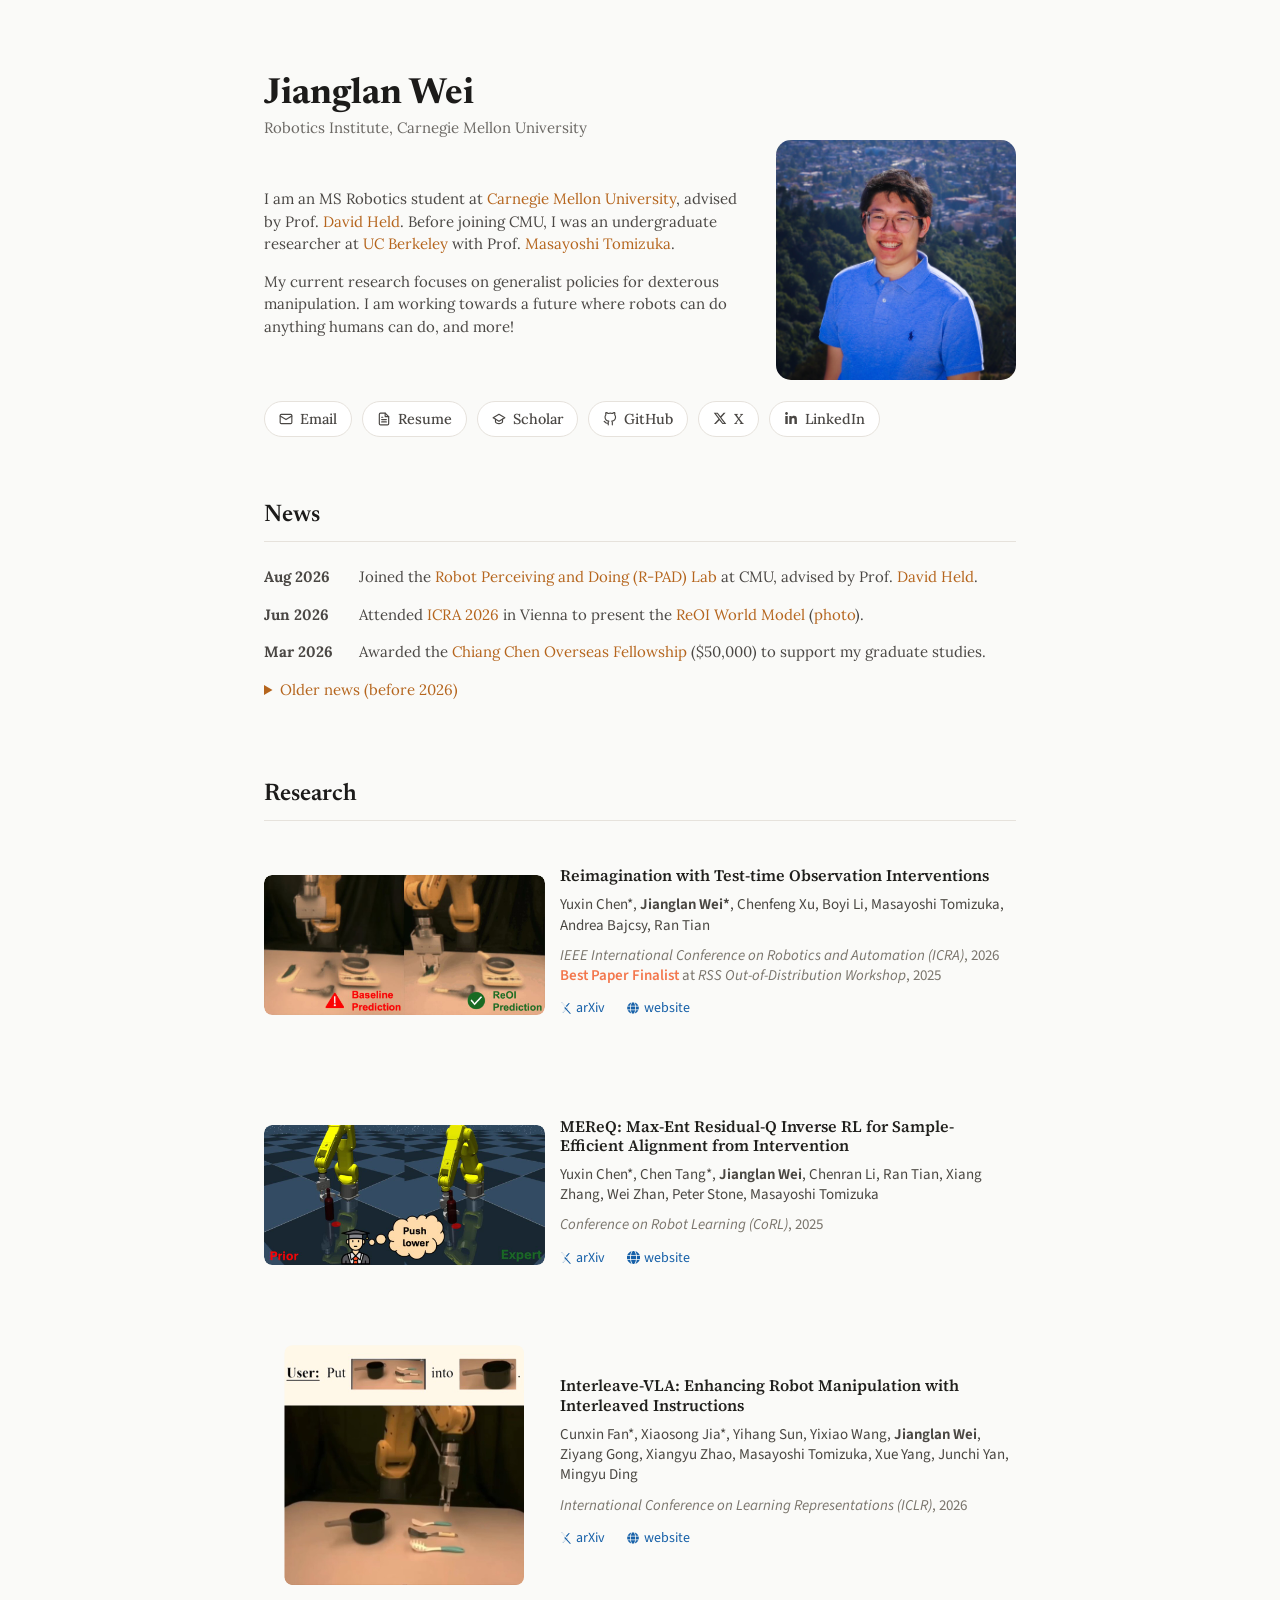
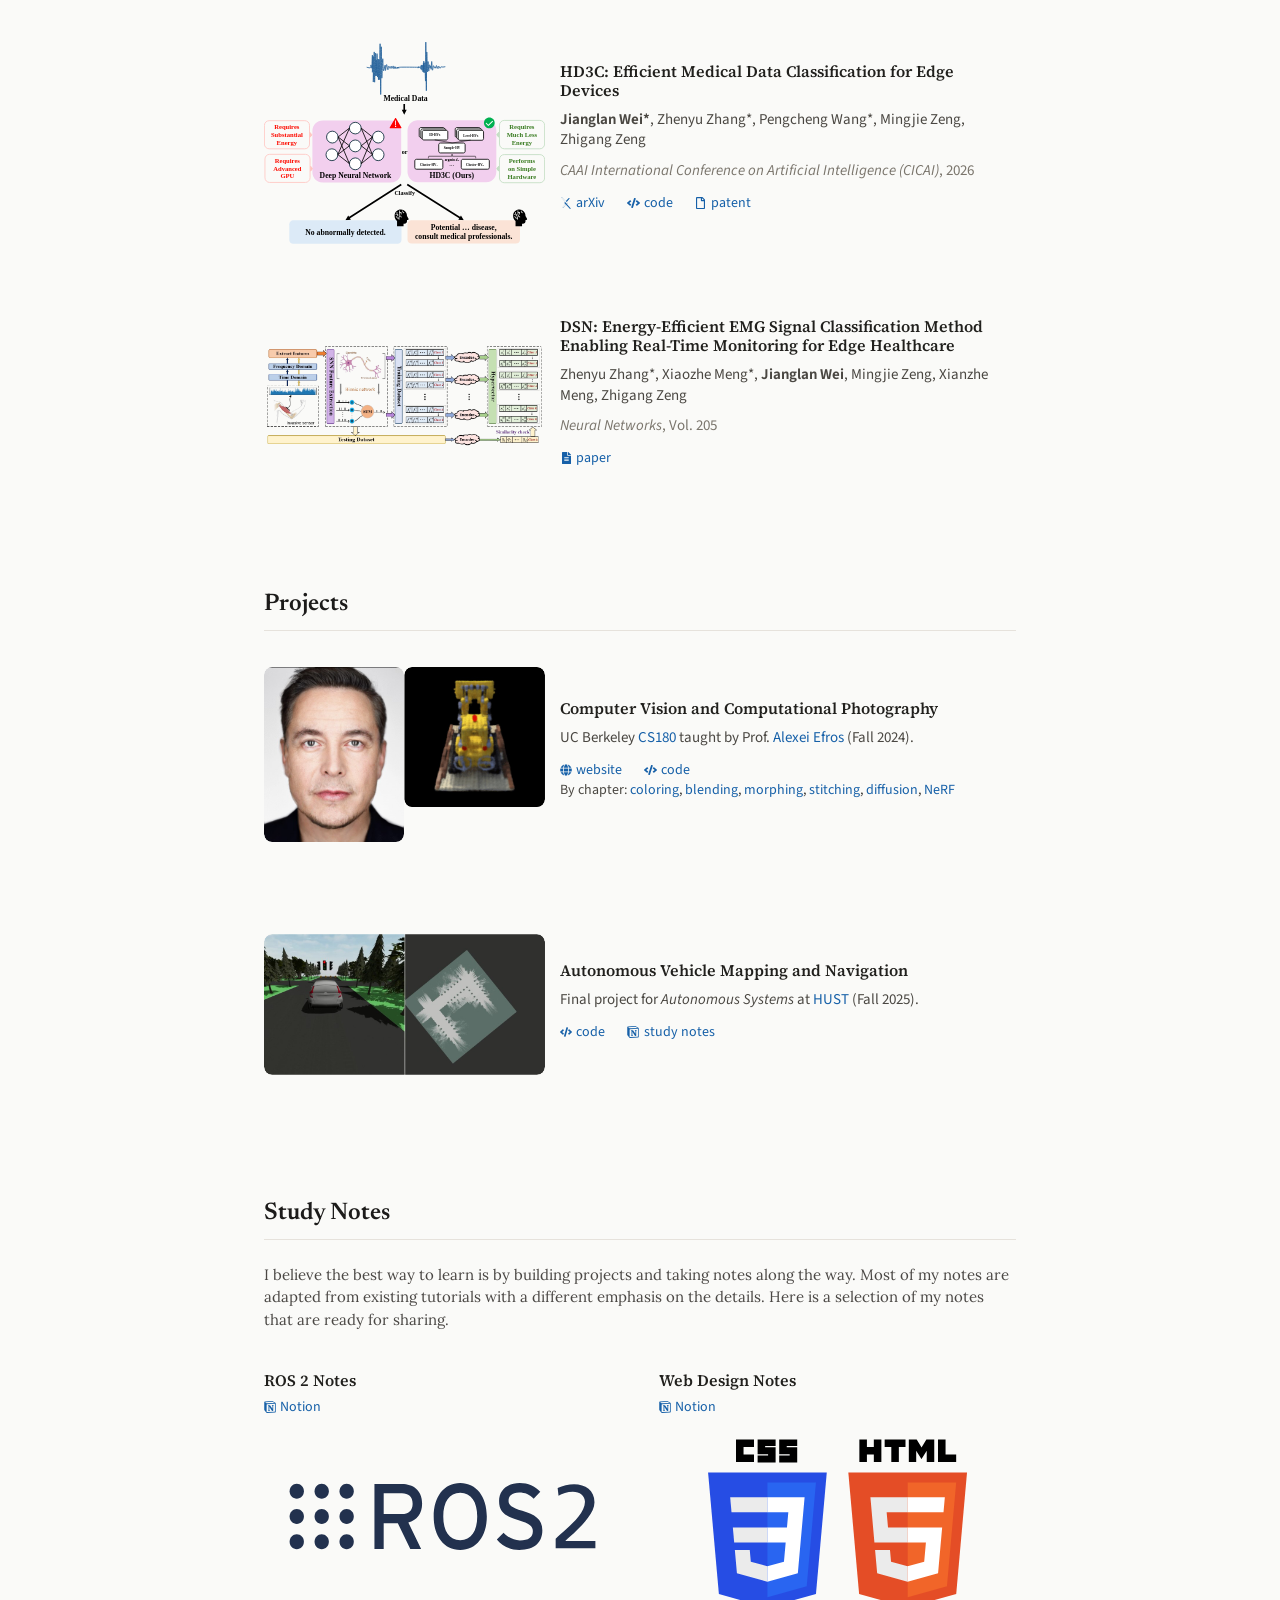
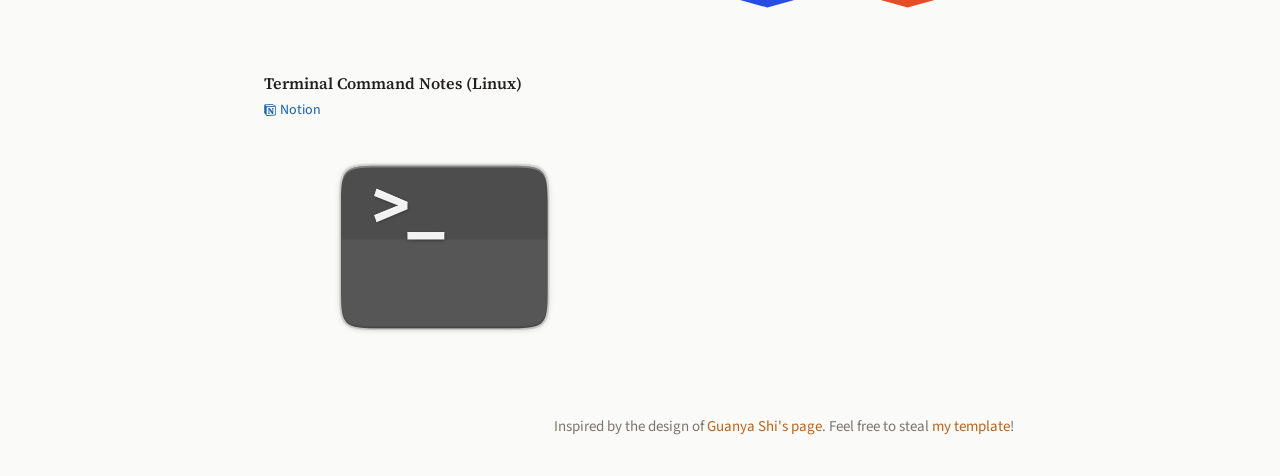
<file: index.html>
<!DOCTYPE HTML>
<html lang="en">
  <head>

    <title>Jianglan Wei</title>

    <!-- Favicon -->
    <link rel="icon" type="image/svg+xml" href="/assets/favicon/favicon.svg" />
    <link rel="icon" type="image/png" href="/assets/favicon/favicon-96x96.png" sizes="96x96" />
    <link rel="shortcut icon" href="/assets/favicon/favicon.ico" />
    <link rel="apple-touch-icon" sizes="512x512" href="/assets/favicon/apple-touch-icon.png" />
    <link rel="manifest" href="/assets/favicon/site.webmanifest" />

    <!-- Meta -->
    <meta charset="UTF-8">
    <meta name="author" content="Jianglan Wei">
    <meta name="viewport" content="width=device-width, initial-scale=1.0">
    <meta description="Jianglan Wei is an MS Robotics student at Carnegie Mellon University. His research focuses on dexterous manipulation.">
    
    <!-- Open Graph Tags -->
    <meta property="og:title" content="Jianglan Wei | Carnegie Mellon Robotics Institute">
    <meta property="og:description" content="Jianglan Wei is an MS Robotics student at Carnegie Mellon University. His research focuses on robot learning.">
    <meta property="og:image" content="https://jianglanwei.com/assets/media/JianglanWei-1024x1024.jpg">
    <meta property="og:url" content="https://jianglanwei.com">
    <meta property="og:type" content="website">

    <!-- The Canonical Link -->
    <link rel="canonical" href="https://jianglanwei.com/">

    <!-- Preload Fonts (variable files include regular and bold weights) -->
    <link rel="preload" href="/assets/fonts/Lora/Lora-VariableFont_wght.ttf" as="font" type="font/ttf" crossorigin>
    <link rel="preload" href="/assets/fonts/Lora/Lora-Italic-VariableFont_wght.ttf" as="font" type="font/ttf" crossorigin>
    <link rel="preload" href="/assets/fonts/Newsreader/Newsreader-VariableFont_opsz,wght.ttf" as="font" type="font/ttf" crossorigin>
    <link rel="preload" href="/assets/fonts/Newsreader/Newsreader-Italic-VariableFont_opsz,wght.ttf" as="font" type="font/ttf" crossorigin>
    <link rel="preload" href="/assets/fonts/SourceSans3/SourceSans3-Variable.ttf" as="font" type="font/ttf" crossorigin>
    <link rel="preload" href="/assets/fonts/SourceSans3/SourceSans3-Italic-Variable.ttf" as="font" type="font/ttf" crossorigin>
    <link rel="preload" href="/assets/fonts/SourceSerif4/SourceSerif4-Variable.ttf" as="font" type="font/ttf" crossorigin>

    <!-- Preload Video Posters -->
    <link rel="preload" href="/assets/media/ReOI-960x480.jpg" as="image">
    <link rel="preload" href="/assets/media/InterleaveVLA-480x480.jpg" as="image">
    <link rel="preload" href="/assets/media/MEReQ-960x480.jpg" as="image">
    <link rel="preload" href="/assets/media/CS180-Morph-384x480.jpg" as="image">
    <link rel="preload" href="/assets/media/CS180-NeRF-480x480.jpg" as="image">
    <link rel="preload" href="/assets/media/SLAM-960x480.jpg" as="image">

    <!-- StyleSheet -->
    <link rel="stylesheet" type="text/css" href="/assets/css/fonts.css">
    <link rel="stylesheet" type="text/css" href="/assets/css/styles.css">
    
    <!-- JavaScript -->
    <script src="/assets/javascript/lazy-video.js"></script>
  </head>

  <body>
    <!-- Name and Affiliation -->
    <header>
      <h1>Jianglan Wei</h1>
      <div>Robotics Institute, Carnegie Mellon University</div>
    </header>

    <!-- Biography and Profile Picture -->
    <section class="bio">
      <div>
        <p>
          I am an MS Robotics student at <a href="https://cmu.edu">Carnegie Mellon University</a>,
          advised by Prof. <a href="https://davheld.github.io">David Held</a>. 
          Before joining CMU, I was an undergraduate researcher at <a href="https://berkeley.edu">UC Berkeley</a>
          with Prof. <a href="https://me.berkeley.edu/people/masayoshi-tomizuka/">Masayoshi Tomizuka</a>.
        </p>

        <p>
          My current research focuses on generalist policies for dexterous manipulation.
          I am working towards a future where robots can do anything humans can do, and more!
        </p>
      </div>

      <!-- Profile Picture -->
      <figure>
        <img src="assets/media/JianglanWei-1024x1024.jpg" alt="Jianglan Wei Profile Picture">
      </figure>
    </section>

    <!-- Links -->
    <nav class="profile-links" aria-label="Profile links">
      <a class="button" href="mailto:jianglan@cmu.edu">
        <span style="--icon: url('/assets/icons/email.svg')" aria-hidden="true"></span>
        Email
      </a>
      <a class="button" href="/assets/resume/JianglanWei-CV.pdf">
        <span style="--icon: url('/assets/icons/resume.svg')" aria-hidden="true"></span>
        Resume
      </a>
      <a class="button" href="https://scholar.google.com/citations?user=ZP4ETh0AAAAJ">
        <span style="--icon: url('/assets/icons/scholar.svg')" aria-hidden="true"></span>
        Scholar
      </a>
      <a class="button" href="https://github.com/jianglanwei/">
        <span style="--icon: url('/assets/icons/github.svg')" aria-hidden="true"></span>
        GitHub
      </a>
      <a class="button" href="https://x.com/intent/follow?screen_name=jianglanwei">
        <span style="--icon: url('/assets/icons/x.svg')" aria-hidden="true"></span>
        X
      </a>
      <a class="button" href="https://www.linkedin.com/in/jianglanwei/">
        <span style="--icon: url('/assets/icons/linkedin.svg?v=2')" aria-hidden="true"></span>
        LinkedIn
      </a>
    </nav>

    <!-- News -->
    <section>
      <h2>News</h2>

      <div class="news-item">
        <time datetime="2026-08">Aug 2026</time>
        <p>
          Joined the <a href="https://r-pad.github.io/">Robot Perceiving and Doing (R-PAD) Lab</a> at CMU, advised by Prof. <a href="https://davheld.github.io">David Held</a>. 
        </p>
      </div>

      <div class="news-item">
        <time datetime="2026-06">Jun 2026</time>
        <p>
          Attended <a href="https://2026.ieee-icra.org/">ICRA 2026</a> in Vienna to present the <a href="https://re-oi.github.io">ReOI World Model</a> 
          (<a href="/assets/media/Me@ICRA2026-4096x3072.jpg">photo</a>).
        </p>
      </div>

      <div class="news-item">
        <time datetime="2026-03">Mar 2026</time>
        <p>
          Awarded the <a href="https://www.ccicf.org.hk/en/scholarships/fellowship_b_04/">Chiang Chen Overseas Fellowship</a> ($50,000) to support my graduate studies.
        </p>
      </div>

      <details class="news-archive">
        <summary>Older news (before 2026)</summary>

        <div class="news-item">
          <time datetime="2025-10">Oct 2025</time>
          <p>
            Attended <a href="https://2025.corl.org/">CoRL 2025</a> in Seoul to present <a href="https://sites.google.com/view/mereq/home">MEReQ</a>
            (<a href="assets/media/Me@CoRL2025-1536x2048.jpg">photo</a>).
          </p>
        </div>

        <div class="news-item">
          <time datetime="2025-05">May 2025</time>
          <p>
            Invited to deliver the student address at the <a href="https://extension.berkeley.edu/international/academic/berkeley-global-access/">Berkeley Global Access</a> closing ceremony.
          </p>
        </div>

        <div class="news-item">
          <time datetime="2024-12">Dec 2024</time>
          <p>
            Awarded the <a href="https://extension.berkeley.edu/international/academic/berkeley-global-access/scholarships/"> UC Berkeley BGA Scholarship</a> 2024 (Top 10 students per term).
          </p>
        </div>

        <div class="news-item">
          <time datetime="2024-11">Nov 2024</time>
          <p>
            Won the National First Prize in the <a href="https://en.mcm.edu.cn"> Contemporary Undergraduate Mathematical Contest in Modeling (CUMCM)</a> 2024 (Top 0.5% among 59,278 teams).
          </p>
        </div>

        <div class="news-item">
          <time datetime="2024-11">Nov 2024</time>
          <p>
            Joined the <a href="https://msc.berkeley.edu">Mechanical Systems Control (MSC) Lab</a> at UC Berkeley,
            advised by Prof. <a href="https://me.berkeley.edu/people/masayoshi-tomizuka/">Masayoshi Tomizuka</a>
            (<a href="/assets/media/Tomizuka&Me-4032x3024.jpeg">our photo</a>).
          </p>
        </div>
      </details>
    </section>

    <!-- Research -->
    <section>
      <h2>Research</h2>

      <div class="proj-item">
        <div>
          <h3>Reimagination with Test-time Observation Interventions</h3>

          <p class="authors">
            Yuxin Chen*, <strong>Jianglan Wei*</strong>, Chenfeng Xu, Boyi Li, Masayoshi Tomizuka, Andrea Bajcsy, Ran Tian
          </p>
          
          <p class="publication">
            <span class="venue">IEEE International Conference on Robotics and Automation (ICRA)</span>,
            <time datetime="2026">2026</time>
            <br>
            <span class="award">Best Paper Finalist</span> at
            <span class="venue">RSS Out-of-Distribution Workshop</span>, 
            <time datetime="2025">2025</time>
          </p>

          <p>
            <a class="icon-link" href="https://arxiv.org/abs/2506.16565"><span class="icon" style="--icon: url('/assets/icons/arxiv.svg')" aria-hidden="true"></span><span>arXiv</span></a>
            <a class="icon-link" href="https://re-oi.github.io"><span class="icon" style="--icon: url('/assets/icons/globe.svg')" aria-hidden="true"></span><span>website</span></a>
          </p>

        </div>

        <figure>
          <div class="video-item">
            <img class="video-poster" src="/assets/media/ReOI-960x480.jpg" width="960" height="480">
            <video class="video-source" autoplay muted loop playsinline width="960" height="480">
              <source src="/assets/media/ReOI-960x480.mp4" type="video/mp4">
            </video>
          </div>
        </figure>
      </div>


      <div class="proj-item">
        <div>
          <h3>MEReQ: Max-Ent Residual-Q Inverse RL for Sample-Efficient Alignment from Intervention</h3>

          <p class="authors">
            Yuxin Chen*, Chen Tang*, <strong>Jianglan Wei</strong>, Chenran Li, Ran Tian, Xiang Zhang, Wei Zhan, Peter Stone, Masayoshi Tomizuka
          </p>
          
          <p class="publication">
            <span class="venue">Conference on Robot Learning (CoRL)</span>,
            <time datetime="2025">2025</time>
          </p>

          <p>
            <a class="icon-link" href="https://arxiv.org/abs/2406.16258"><span class="icon" style="--icon: url('/assets/icons/arxiv.svg')" aria-hidden="true"></span><span>arXiv</span></a>
            <a class="icon-link" href="https://sites.google.com/view/mereq/home"><span class="icon" style="--icon: url('/assets/icons/globe.svg')" aria-hidden="true"></span><span>website</span></a>
          </p>
        </div>

        <figure>
          <div class="video-item">
            <img class="video-poster" src="/assets/media/MEReQ-960x480.jpg" width="960" height="480">
            <video class="video-source" autoplay muted loop playsinline width="960" height="480">
              <source src="/assets/media/MEReQ-960x480.mp4" type="video/mp4">
            </video>
          </div>
        </figure>
      </div>


      <div class="proj-item">
        <div>
          <h3>Interleave-VLA: Enhancing Robot Manipulation with Interleaved Instructions</h3>

          <p class="authors">
            Cunxin Fan*, Xiaosong Jia*, Yihang Sun, Yixiao Wang, <strong>Jianglan Wei</strong>, Ziyang Gong, Xiangyu Zhao, Masayoshi Tomizuka, Xue Yang, Junchi Yan, Mingyu Ding
          </p>
          
          <p class="publication">
            <span class="venue">International Conference on Learning Representations (ICLR)</span>,
            <time datetime="2026">2026</time>
          </p>

          <p>
            <a class="icon-link" href="https://arxiv.org/abs/2505.02152"><span class="icon" style="--icon: url('/assets/icons/arxiv.svg')" aria-hidden="true"></span><span>arXiv</span></a>
            <a class="icon-link" href="https://interleave-vla.github.io/Interleave-VLA-Anonymous/"><span class="icon" style="--icon: url('/assets/icons/globe.svg')" aria-hidden="true"></span><span>website</span></a>
          </p>
        </div>

        <figure>
          <div class="video-item">
            <img class="video-poster" src="/assets/media/InterleaveVLA-480x480.jpg" width="480" height="480">
            <video class="video-source" autoplay muted loop playsinline width="480" height="480">
              <source src="/assets/media/InterleaveVLA-480x480.mp4" type="video/mp4">
            </video>
          </div>
        </figure>
      </div>


      <div class="proj-item">
        <div>
          <h3>HD3C: Efficient Medical Data Classification for Edge Devices</h3>

          <p class="authors">
            <strong>Jianglan Wei*</strong>, Zhenyu Zhang*, Pengcheng Wang*, Mingjie Zeng, Zhigang Zeng
          </p>
          
          <p class="publication">
            <span class="venue">CAAI International Conference on Artificial Intelligence (CICAI)</span>,
            <time datetime="2026">2026</time>
          </p>

          <p>
            <a class="icon-link" href="https://arxiv.org/abs/2509.14617"><span class="icon" style="--icon: url('/assets/icons/arxiv.svg')" aria-hidden="true"></span><span>arXiv</span></a>
            <a class="icon-link" href="https://github.com/jianglanwei/hd3c"><span class="icon" style="--icon: url('/assets/icons/code.svg')" aria-hidden="true"></span><span>code</span></a>
            <a class="icon-link" href="/assets/media/HD3C-patent.pdf"><span class="icon" style="--icon: url('/assets/icons/file.svg')" aria-hidden="true"></span><span>patent</span></a>
          </p>
        </div>

        <figure>
          <picture>
            <source media="(min-width: 800px)" srcset="/assets/media/HD3C-small.svg">
            <img src="/assets/media/HD3C-wide.svg">
          </picture>
        </figure>
      </div>


      <div class="proj-item">
        <div>
          <h3>DSN: Energy-Efficient EMG Signal Classification Method Enabling Real-Time Monitoring for Edge Healthcare</h3>

          <p class="authors">
            Zhenyu Zhang*, Xiaozhe Meng*, <strong>Jianglan Wei</strong>, Mingjie Zeng, Xianzhe Meng, Zhigang Zeng
          </p>
          
          <p class="publication">
            <span class="venue">Neural Networks</span>,
            <span>Vol. 205</span>
          </p>

          <p>
            <a class="icon-link" href="https://www.sciencedirect.com/science/article/pii/S0893608026007665"><span class="icon" style="--icon: url('/assets/icons/paper.svg')" aria-hidden="true"></span><span>paper</span></a>
          </p>
        </div>

        <figure>
          <img src="/assets/media/DSN-1872x670.png">
        </figure>
      </div>
    </section>

      
    <!-- Course Projects -->
    <section>
      <h2>Projects</h2>
      <div class="proj-item">
        <div>
          <h3>Computer Vision and Computational Photography</h3>

          <p class="description">
            UC Berkeley <a href="https://www2.eecs.berkeley.edu/Courses/CS180/">CS180</a> taught by 
            Prof. <a href="https://people.eecs.berkeley.edu/~efros/">Alexei Efros</a> (Fall 2024).
          </p>

          <p>
            <a class="icon-link" href="/cs180/"><span class="icon" style="--icon: url('/assets/icons/globe.svg')" aria-hidden="true"></span><span>website</span></a>
            <a class="icon-link" href="https://github.com/jianglanwei/cs180/"><span class="icon" style="--icon: url('/assets/icons/code.svg')" aria-hidden="true"></span><span>code</span></a>
          </p>

          <p class="description" style="margin-top: -5px; font-size: 14px;">
            By chapter: <a href="/cs180/proj1/"> coloring</a>, <a href="/cs180/proj2/">blending</a>, <a href="/cs180/proj3/">morphing</a>,
            <a href="/cs180/proj4/"> stitching</a>, <a href="/cs180/proj5/"> diffusion</a>, <a href="/cs180/proj6/"> NeRF</a>
          </p>
        </div>
        
        <figure>
          <div class="video-item">
            <img class="video-poster" src="/assets/media/CS180-Morph-384x480.jpg" width="384" height="480">
            <video class="video-source" autoplay muted loop playsinline width="384" height="480">
              <source src="/assets/media/CS180-Morph-384x480.mp4" type="video/mp4">
            </video>
          </div>
          <div class="video-item">
            <img class="video-poster" src="/assets/media/CS180-NeRF-480x480.jpg" width="480" height="480">
            <video class="video-source" autoplay muted loop playsinline width="480" height="480">
              <source src="/assets/media/CS180-NeRF-480x480.mp4" type="video/mp4">
            </video>
          </div>
        </figure>
      </div>

      <div class="proj-item">
        <div>
          <h3>Autonomous Vehicle Mapping and Navigation</h3>

          <p class="description">
            Final project for <em>Autonomous Systems</em> at <a href="https://english.hust.edu.cn/">HUST</a> (Fall 2025).
          </p>

          <p>
            <a class="icon-link" href="https://github.com/jianglanwei/slam/"><span class="icon" style="--icon: url('/assets/icons/code.svg')" aria-hidden="true"></span><span>code</span></a>
            <a class="icon-link" href="https://jianglanwei.notion.site/ros2/"><span class="icon" style="--icon: url('/assets/icons/notion.svg')" aria-hidden="true"></span><span>study notes</span></a>
          </p>
        </div>

        <figure>
          <div class="video-item">
            <img class="video-poster" src="/assets/media/SLAM-960x480.jpg" width="960" height="480">
            <video class="video-source" autoplay muted loop playsinline width="960" height="480">
              <source src="/assets/media/SLAM-960x480.mp4" type="video/mp4">
            </video>
          </div>
        </figure>
      </div>
    </section>

    <!-- Study Notes -->
    <section>
      <h2>Study Notes</h2>
      <p>
        I believe the best way to learn is by building projects and taking notes along the way.
        Most of my notes are adapted from existing tutorials with a different emphasis on the details.
        Here is a selection of my notes that are ready for sharing.
      </p>
      <div class="notes">
        <div class="note-item">
          <h3>ROS 2 Notes</h3>
          <a class="icon-link" href="/notes/ros2/"><span class="icon" style="--icon: url('/assets/icons/notion.svg')" aria-hidden="true"></span><span>Notion</span></a>
          <figure>
            <img src="/assets/media/ROS2-logo.svg">
          </figure>
        </div>

        <div class="note-item">
          <h3>Web Design Notes</h3>
          <a class="icon-link" href="/notes/web-design/"><span class="icon" style="--icon: url('/assets/icons/notion.svg')" aria-hidden="true"></span><span>Notion</span></a>
          <figure>
            <img src="/assets/media/CSS3-HTML5-logo.svg">
          </figure>
        </div>

        <div class="note-item">
          <h3>Terminal Command Notes (Linux)</h3>
          <a class="icon-link" href="/notes/terminal-command/"><span class="icon" style="--icon: url('/assets/icons/notion.svg')" aria-hidden="true"></span><span>Notion</span></a>
          <figure>
            <img src="/assets/media/Terminal-logo.svg">
          </figure>
        </div>

        <div class="note-item">
          <!-- place holder. -->
        </div>

      </div>
    </section>



    <!-- Acknowledgment -->
    <footer>
      <p>
        <span>Inspired by the design of <a href="https://gshi.me">Guanya Shi's page</a>.</span>
        <span>Feel free to steal <a href="https://github.com/jianglanwei/jianglanwei.com">my template</a>!</span>
      </p>
    </footer>
  </body>
</html>
</file>
<file: assets/css/fonts.css>
/* Variable fonts: 400 = regular (normal), 700 = bold.
   Try the bundled file first, then the Google Fonts repository fallback.
   Avoid local() names that could select an installed static font.
   Use font-optical-sizing: auto on Newsreader text for automatic optical sizing. */

/* lora-normal */
@font-face {
  font-family: 'Lora';
  font-style: normal;
  font-weight: 400 700;
  font-display: swap;
  src: url('../fonts/Lora/Lora-VariableFont_wght.ttf') format('truetype'), url('https://raw.githubusercontent.com/google/fonts/main/ofl/lora/Lora%5Bwght%5D.ttf') format('truetype');
}

/* lora-italic */
@font-face {
  font-family: 'Lora';
  font-style: italic;
  font-weight: 400 700;
  font-display: swap;
  src: url('../fonts/Lora/Lora-Italic-VariableFont_wght.ttf') format('truetype'), url('https://raw.githubusercontent.com/google/fonts/main/ofl/lora/Lora-Italic%5Bwght%5D.ttf') format('truetype');
}

/* newsreader-normal */
@font-face {
  font-family: 'Newsreader';
  font-style: normal;
  font-weight: 200 800;
  font-display: swap;
  src: url('../fonts/Newsreader/Newsreader-VariableFont_opsz,wght.ttf') format('truetype'), url('https://raw.githubusercontent.com/google/fonts/main/ofl/newsreader/Newsreader%5Bopsz,wght%5D.ttf') format('truetype');
}

/* newsreader-italic */
@font-face {
  font-family: 'Newsreader';
  font-style: italic;
  font-weight: 200 800;
  font-display: swap;
  src: url('../fonts/Newsreader/Newsreader-Italic-VariableFont_opsz,wght.ttf') format('truetype'), url('https://raw.githubusercontent.com/google/fonts/main/ofl/newsreader/Newsreader-Italic%5Bopsz,wght%5D.ttf') format('truetype');
}

@font-face {
  font-family: 'Source Serif 4';
  font-style: normal;
  font-weight: 200 900;
  font-display: swap;
  src: url('../fonts/SourceSerif4/SourceSerif4-Variable.ttf') format('truetype'), url('https://raw.githubusercontent.com/google/fonts/main/ofl/sourceserif4/SourceSerif4%5Bopsz,wght%5D.ttf') format('truetype');
}

@font-face {
  font-family: 'Source Sans 3';
  font-style: normal;
  font-weight: 200 900;
  font-display: swap;
  src: url('../fonts/SourceSans3/SourceSans3-Variable.ttf') format('truetype'), url('https://raw.githubusercontent.com/google/fonts/main/ofl/sourcesans3/SourceSans3%5Bwght%5D.ttf') format('truetype');
}

@font-face {
  font-family: 'Source Sans 3';
  font-style: italic;
  font-weight: 200 900;
  font-display: swap;
  src: url('../fonts/SourceSans3/SourceSans3-Italic-Variable.ttf') format('truetype'), url('https://raw.githubusercontent.com/google/fonts/main/ofl/sourcesans3/SourceSans3-Italic%5Bwght%5D.ttf') format('truetype');
}
</file>
<file: assets/css/styles.css>
/* Page Max Width */

body {
  max-width: 752px;
  margin: auto;
  padding: max(3%, 20px);
  background-color: #fafaf8;
  /* font-size: 16px;
  line-height: 1.6;
  font-family: 'Lora', Georgia, serif;
  color: #4A4744; */
  -webkit-font-smoothing: antialiased;
  -moz-osx-font-smoothing: grayscale;
}

/* Header (Brief bio, Profile Picture, Links) */

h1 { /* profile person's name */
  font-family: 'Newsreader', Georgia, serif;
  font-size: 36px;
  color: #1c1b1a;
  margin-top: 30px;
  margin-bottom: 0px;
  padding: 0px;
}

header div { /* affiliation */
  font-family: 'Lora', Georgia, serif;
  font-size: 15px;
  color: #6b6864;
  margin-top: -5px;
}

h2 { /* section header (news, research, projects, etc.) */
  font-family: 'Newsreader', Georgia, serif;
  font-size: 24px;
  font-weight: 600;
  font-optical-sizing: auto;
  color: #1c1b1a;

  padding: 40px 0 8px;
  margin-bottom: 24px;
  border-bottom: 1px solid #e6e2dc;
}

h3 { /* project and note titles */
  font-family: 'Source Serif 4', Georgia, 'Times New Roman', serif;
  font-optical-sizing: auto;
  font-size: 16px;
  font-weight: 600;
  line-height: 1.2;
  color: #21201d;
  margin: 0 0 5px;
}

body,
p,
div { /* body text */
  font-family: 'Lora', Georgia, serif;
  font-size: 15px;
  line-height: 1.5;
  color: #4A4744;
}

a { /* links */
  color: #b5651d;
  text-decoration: none;
}

a:focus,
a:hover { /* links (focus & hover) */
  color: #9f4a25;
  text-decoration: underline;
}

/* biography with profile pic */

.bio {
  display: flex;
  flex-flow: row wrap-reverse;
  align-items: center;
  gap: 32px;
  padding-top: 50px;
}

.bio > div { /* brief bio */
  order: 1;
  flex: 1 1 480px;
}

.bio > figure { /* profile pic */
  order: 2;
  margin: 0px;
  flex: 0 1 240px;
  max-width: 240px;
  margin: auto;
}

.bio img {
  width: 100%;
  object-fit: cover;
  border-radius: 15px;
}

@media (min-width: 800px) {
  .bio {
    padding: 0px;
  }
}

/* Profile Button Links */

nav {
  display: flex;
  flex-wrap: wrap;
  align-items: center;
  gap: 10px;
  margin-top: 15px;
}

.button {
  display: inline-flex;
  align-items: center;
  flex: 0 0 auto;
  white-space: nowrap;
  gap: 7px;
  padding: 7px 14px;
  border: 1px solid #e6e2dc;
  border-radius: 999px;
  background: #ffffff;
  color: #4a4744;
  font-family: 'Lora', Georgia, serif;
  font-size: .9rem;
  font-weight: 500;
  line-height: 20px;
  text-decoration: none;
  transition: color .15s ease, border-color .15s ease;
}

.button:hover,
.button:focus-visible {
  border-color: #b5651d;
  color: #b5651d;
  background: #ffffff;
  text-decoration: none;
}

.button:focus-visible {
  outline: 2px solid #b5651d;
  outline-offset: 3px;
}

.button > span {
  display: inline-block;
  width: 14px;
  height: 14px;
  flex: 0 0 auto;
  background-color: currentColor;
  -webkit-mask: var(--icon) center / contain no-repeat;
  mask: var(--icon) center / contain no-repeat;
}

/* Inline Links with Icon for Projects and Notes */

:is(.proj-item, .note-item) p:has(.icon-link) {
  margin: 7px 0 0;
}

:is(.proj-item, .note-item) .icon-link {
  display: inline-flex;
  align-items: baseline;
  gap: 4px;
  font-family: 'Source Sans 3', 'Helvetica Neue', Arial, sans-serif;
  font-size: 14px;
  line-height: 1.65;
  margin: 0 18px 4px 0;
  white-space: nowrap;
  color: #1660a8;
  transition: color .15s ease;
}

:is(.proj-item, .note-item) .icon-link:is(:hover, :focus) {
  color: #b5651d;
  text-decoration: none;
}

:is(.proj-item, .note-item) .icon-link:is(:hover, :focus) > span:not(.icon) {
  text-decoration: underline;
  text-underline-offset: 3px;
  text-decoration-thickness: 1px;
}

:is(.proj-item, .note-item) .icon-link > .icon {
  display: inline-block;
  flex: 0 0 auto;
  width: .88em;
  height: .88em;
  transform: translateY(2px);
  background-color: currentColor;
  -webkit-mask: var(--icon) center / contain no-repeat;
  mask: var(--icon) center / contain no-repeat;
}

/* News Item */

.news-item {
  display: flex;
  flex-flow: row nowrap;
  align-items: flex-start;
  margin-bottom: 15px;
  gap: 2%;
}

.news-item > time {
  order: 1;
  flex: 0 0 80px;
  font-weight: bold;
}

.news-item > p {
  order: 2;
  flex-grow: 1;
  margin: 0px;
}

.news-archive > summary {
  width: fit-content;
  color: #b5651d;
  cursor: pointer;
  margin-bottom: 15px;
  text-underline-offset: 3px;
}

.news-archive > summary:hover {
  color: #9f4a25;
  text-decoration: underline;
}

.news-archive > summary:focus-visible {
  outline: 2px solid #b5651d;
  outline-offset: 4px;
  border-radius: 2px;
}

/* Project Item */

.proj-item {
  display: flex;
  flex-flow: row wrap-reverse;
  align-items: center;
  margin-bottom: 50px;
  min-height: 200px;
  gap: 2%;
  row-gap: 20px;
}

@media (width < 800px) { /* add a horizontal line between projects on mobile view. */
  .proj-item:has(+ .proj-item) {
    padding-bottom: 28px; /* Space between this project's content and the divider. */
    margin-bottom: 22px; /* Space between the divider and the next project. */
    border-bottom: 1px solid #e6e2dc;
  }
}

.proj-item a {
  color: #1660a8;
  transition: color .15s ease;
}

.proj-item a:hover,
.proj-item a:focus-visible {
  color: #b5651d;
  text-decoration: underline;
  text-underline-offset: 3px;
  text-decoration-thickness: 1px;
}

.proj-item > figure {
  order: 1;
  flex-grow: 1;
  width: 280px;
  margin: 0px;
  display: flex;
  flex-flow: row nowrap;
  justify-content: space-evenly;

  & * {
    min-width: 0px;
    max-height: 240px;
    border-radius: 8px;
  }

  & picture {
    display: flex;
    flex-flow: row nowrap;
  }
}

.proj-item > div {
  order: 2;
  flex-grow: 1;
  flex-basis: 455px;
}

.proj-item .authors,
.proj-item .publication,
.proj-item .description {
  font-family: 'Source Sans 3', 'Helvetica Neue', Arial, sans-serif;
  font-size: 15px;
  font-weight: 400;
  line-height: 1.35;
  margin: 10px 0 10px;
}

.proj-item .authors strong {
  font-weight: 650;
}

.proj-item .authors,
.proj-item .description {
  color: #4a4742;
  & .co-first::after {
    content: "*";
  }
}

.proj-item .publication {
  color: #7a756c;
  & .award {
    color: #f3774d;
    font-weight: 600;
    font-size: 15px;
  }
  & .venue {
    font-style: italic;
  }
}

/* Clip each media item separately, including both layers of video previews. */
.proj-item > figure > img,
.proj-item > figure picture img {
  display: block;
  max-width: 100%;
  height: auto;
  box-sizing: border-box;
  border-radius: 8px;
  clip-path: inset(0 round 8px);
}

.proj-item > figure > .video-item {
  position: relative;
  overflow: hidden;
  border-radius: 8px;
  isolation: isolate;
}

.video-item {
  display: grid;
  grid-template-columns: 1fr;
  /* Auto dimensions preserve the media ratio when the 240px height cap applies.
     Clip the media itself so its visible corners stay rounded inside the grid. */
  & .video-poster,
  & .video-source {
    display: block;
    width: auto;
    height: auto;
    max-width: 100%;
    max-height: 240px;
    place-self: start center;
    border-radius: 8px;
    clip-path: inset(0 round 8px);
    object-fit: contain;
  }
  & .video-poster {
    grid-area: 1 / 1;
    z-index: 1;
    max-width: 100%;
  }
  & .video-source {
    grid-area: 1 / 1;
    z-index: 2;
    max-width: 100%;
  }
}

.tldr { /* TL;DR summary box */
  display: flex;
  align-items: flex-start;
  gap: 4px;
  font-family: 'Source Sans 3', 'Helvetica Neue', Arial, sans-serif;
  font-size: .94rem;
  line-height: 1.65;
  color: #4a4742;
  background: #f6f2eb;
  border-left: 3px solid #d3cabb;
  border-radius: 0 6px 6px 0;
  padding: 8px 13px;
  margin: 11px 0 0;
}

.tldr > span[aria-hidden] {
  flex: 0 0 1em;
  width: 1em;
  height: 1em;
  margin-top: .325em;
  background-color: #7a756c;
  -webkit-mask: url('/assets/icons/fa-comment-dots.svg') center / contain no-repeat;
  mask: url('/assets/icons/fa-comment-dots.svg') center / contain no-repeat;
}

/* Note Item (takes up half the width on desktop screens) */

.notes {
  display: flex;
  flex-flow: row wrap;
  align-items: flex-start;
  margin-top: 40px;
  gap: 5%;
}

.note-item {
  flex: 1 1 250px;
  margin-bottom: 50px;
  min-width: 0px;
}

.note-item .chapters {
  font-family: 'Source Sans 3', 'Helvetica Neue', Arial, sans-serif;
  font-size: 14px;
  font-weight: 400;
  color: #4a4742;
  line-height: 1.35;
  margin: 10px 0 10px;
}

.note-item > figure {
  display: flex;
  flex-flow: row nowrap;
  margin: 0px;

  & * {
    flex-grow: 1;
    min-width: 0px;
    max-height: 240px;
    border-radius: 8px;
  }

  & picture {
    display: flex;
    flex-flow: row nowrap;
  }
}

/* Acknowledgement */

footer p {
  display: flex;
  flex-flow: row wrap;
  justify-content: flex-end;
  margin: 2px;
  gap: 3px;
  font-family: 'Source Sans 3', 'Helvetica Neue', Arial, sans-serif;
  font-size: 15px;
  font-weight: 400;
  color: #7a756c;
  text-align: right;
  & * {
    text-align: right;
    line-height: 1.2;
  }
}
</file>
